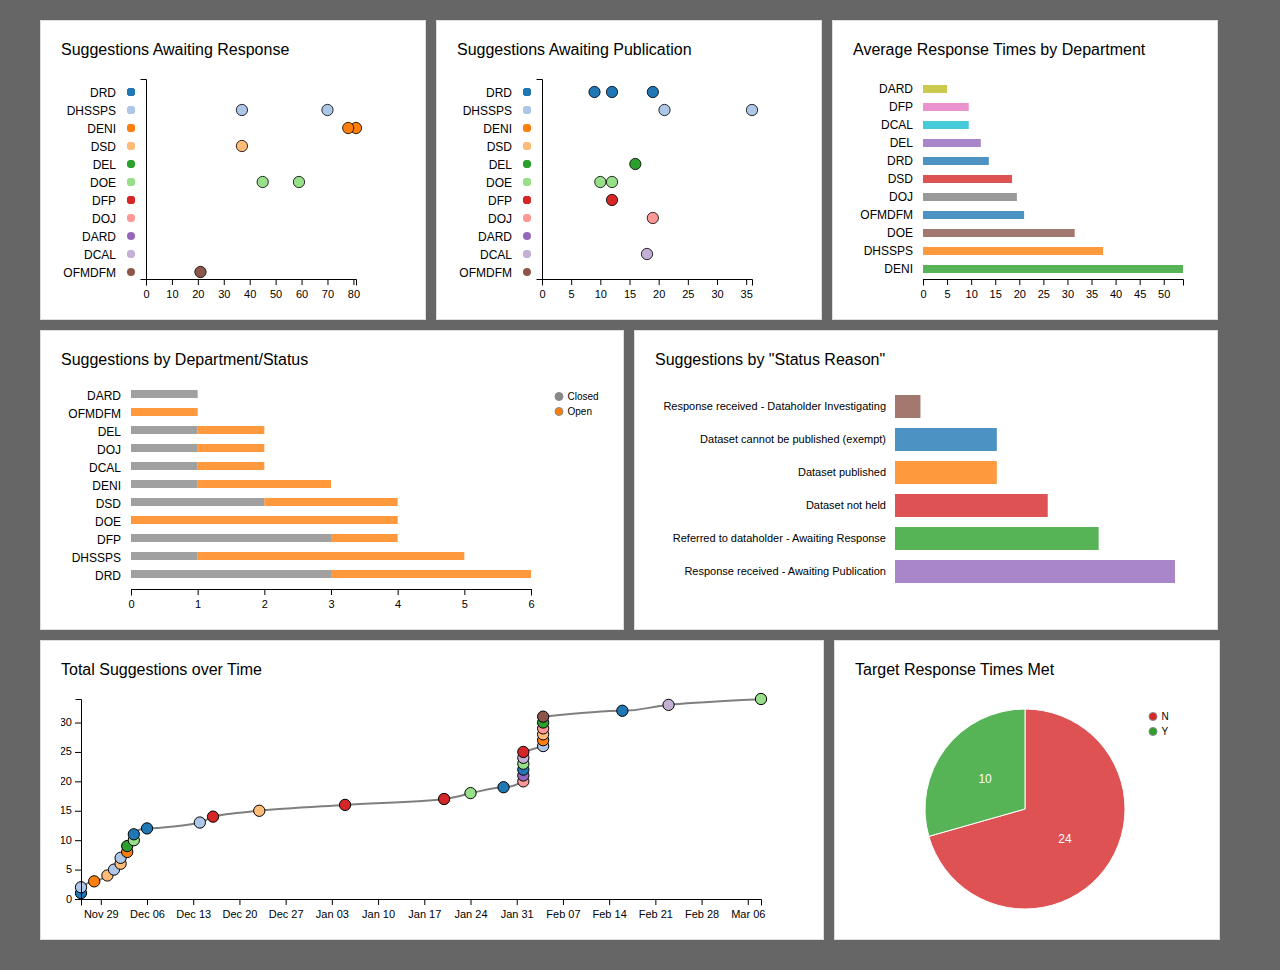
<file: index.html>
<html>

<link href="css/styles.css" rel="stylesheet">

<script src="js/vendor/d3.v3.min.js"></script>
<script src="js/vendor/vega.js"></script>
<script src="js/vendor/jquery-2.1.4.min.js"></script>


<div id="dashboard">
  <div class="viz">
    <h1>Suggestions Awaiting Response</h1>
    <div id="awaitingResponse"></div>
  </div>

  <div class="viz">
    <h1>Suggestions Awaiting Publication</h1>
    <div id="awaitingPublication"></div>
  </div> 
  
  <div class="viz">
    <h1>Average Response Times by Department</h1>
    <div id="responsive"></div>
  </div>

  <div class="viz medium">
    <h1>Suggestions by Department/Status</h1>
    <div id="allSuggestions"></div>
  </div>
 
  <div class="viz medium">
    <h1>Suggestions by "Status Reason"</h1>
    <div id="statusBar"></div>
  </div>
  
  <div class="viz large">
    <h1>Total Suggestions over Time</h1>
    <div id="timeSuggestions"></div>
  </div>
    
  <div class="viz">
    <h1>Target Response Times Met</h1>
    <div id="deadlinePi"></div>
  </div>
  
</div>

<div id="tooltip"></div>

<script src="js/doAwaitingResponse.js"></script>
<script src="js/doAwaitingPublication.js"></script>
<script src="js/doResponsive.js"></script>
<script src="js/doAllSuggestions.js"></script>
<script src="js/doTimeSuggestions.js"></script>
<script src="js/doStatusBar.js"></script>
<script src="js/doDeadlinePi.js"></script>

<script type="text/javascript">
  $(document).bind('mousemove', function (e) {
    $('#tooltip').css({
      "left": e.pageX + 20,
      "top": e.pageY
    });
  });
</script>

</html>
</file>
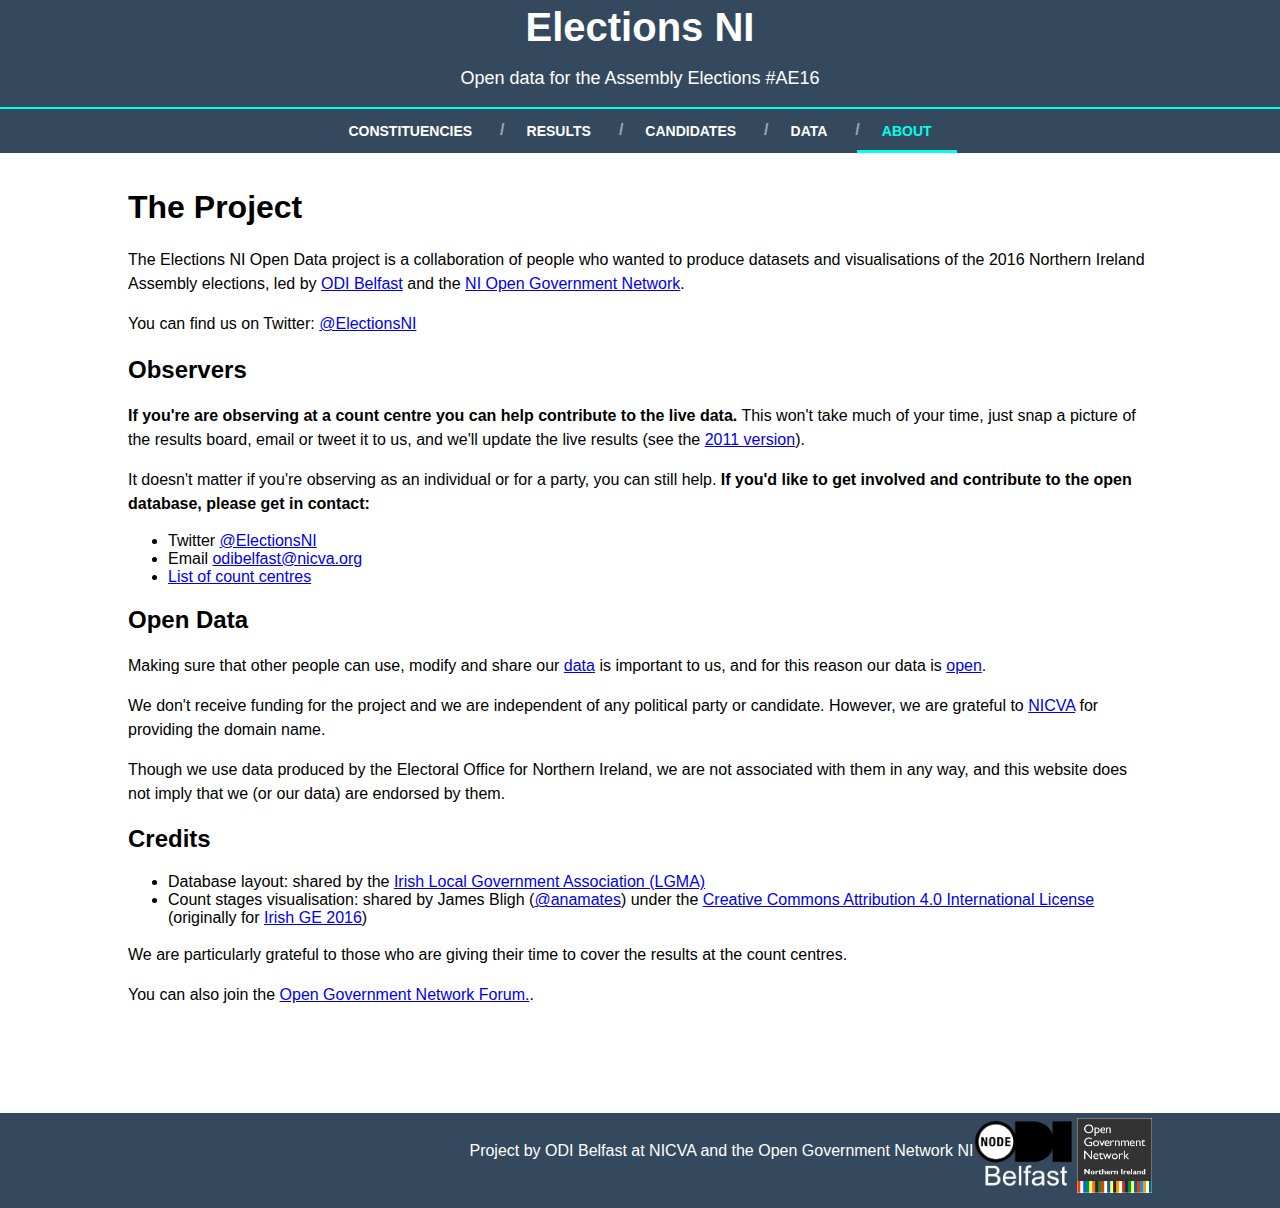
<file: electionsni/about.html>
<!DOCTYPE html>
<html>
<head>
    <title>Northern Ireland Elections Open Data</title>
    <meta charset="utf-8" />
	<meta name="viewport" content="width=device-width, initial-scale=1">
	<link rel="stylesheet" type="text/css" href="./website/css/style.css" media="screen, handheld" />
	<link rel="stylesheet" type="text/css" href="./website/css/enhanced.css" media="screen  and (min-width: 60.5em)" />
		<!--[if (lt IE 9)&(!IEMobile)]>
		<link rel="stylesheet" type="text/css" href="enhanced.css" />
		<![endif]-->
</head>
<style>

</style>
<body>
	<header> 
		<h1><a href = "/index.html">Elections NI</a></h1>
		<p>Open data for the Assembly Elections #AE16<p>
	</header>
	<div id='cssmenu'>
		<ul>
			<li><a href='index.html'><span>Constituencies</span></a></li>
			<li><a href='results.html'><span>Results</span></a></li>
			<li><a href='candidates.html'><span>Candidates</span></a></li>
			<li><a href='data.html'><span>Data</span></a></li>
			<li class='active last'><a href='about.html'><span>About</span></a></li>
	</ul>
	</div>
	<div class="content">
		<h1>The Project</h1>
		<p>The Elections NI Open Data project is a collaboration of people who wanted to produce datasets and visualisations of the 2016 Northern Ireland Assembly elections, led by <a href="http://belfast.theodi.org" target="_blank" title="External Link">ODI Belfast</a> and the <a href="http://www.opengovernment.org.uk/about/ni-ogn/" target="_blank" title="External Link">NI Open Government Network</a>.</p>
        <p>You can find us on Twitter: <a href="http://twitter.com/electionsni" target="_blank">@ElectionsNI</a></p>
		<h2>Observers</h2>
		<p><b>If you're are observing at a count centre you can help contribute to the live data.</b> This won't take much of your time, just snap a picture of the results board, email or tweet it to us, and we'll update the live results (see the <a href="/results">2011 version</a>).</p>
		<p>It doesn't matter if you're observing as an individual or for a party, you can still help. <b>If you'd like to get involved and contribute to the open database, please get in contact:</b><p>
		<ul>
			<li>Twitter <a href="http://twitter.com/ElectionsNI" title="External Link" target="_blank">@ElectionsNI</a></li>
			<li>Email <a href="mailto:odibelfast@nicva.org?Subject=Elections%20NI%20-%20How%20can%20I%20help?" target="_top">odibelfast@nicva.org</a></li>
			<li><a href="http://www.eoni.org.uk/getmedia/1da8a0ab-5d3a-48fd-b2fa-426c92badb21/Count-Venues_1" target="_blank">List of count centres</a></li>
		</ul>
		<h2>Open Data</h2>
		<p>Making sure that other people can use, modify and share our <a href="/data">data</a> is important to us, and for this reason our data is <a href="http://opendefinition.org/" target="_blank" title="External Link">open</a>.</p>
		<p>We don't receive funding for the project and we are independent of any political party or candidate. However, we are grateful to <a href="http://www.nicva.org" target="_blank" title="External Link">NICVA</a> for providing the domain name.</p>
		<p>Though we use data produced by the Electoral Office for Northern Ireland, we are not associated with them in any way, and this website does not imply that we (or our data) are endorsed by them.</p>
		<h2>Credits</h2>
		<ul>
			<li>Database layout: shared by the <a href="http://www.lgma.ie/en" target="_blank" title="External Link">Irish Local Government Association (LGMA)</a></li>
			<li>Count stages visualisation: shared by James Bligh (<a href="http://twitter.com/anamates" target="_blank" title="External Link">@anamates</a>) under the <a href="http://creativecommons.org/licenses/by/4.0" target="_blank" title="External Link">Creative Commons Attribution 4.0 International License</a> (originally for <a href="http://www.clairebyrne.ie/counts/" target="_blank" title="External Link">Irish GE 2016</a>)</li>
		</ul>
		<p>We are particularly grateful to those who are giving their time to cover the results at the count centres.</p>
		<p>You can also join the <a href="http://forum.opengovernment.org.uk/groups/opengovni#landing-tab" target="_blank" title="External Link">Open Government Network Forum.</a>.</p>
	</div>
    <div id="footer">Project by <a href="http://belfast.theodi.org">ODI Belfast</a> at <a href="http://www.nicva.org">NICVA</a> and the <a href="http://www.opengovernment.org.uk/about/ni-ogn/">Open Government Network NI</a><a href="http://belfast.theodi.org"><img src="./website/image/odibelfast500.png" height="75px" align="middle"></a><a href="http://www.opengovernment.org.uk/about/ni-ogn/"><img src="./website/image/ognni500.png" height="75px" align="middle"></a></div>
</body>
</html>
</file>
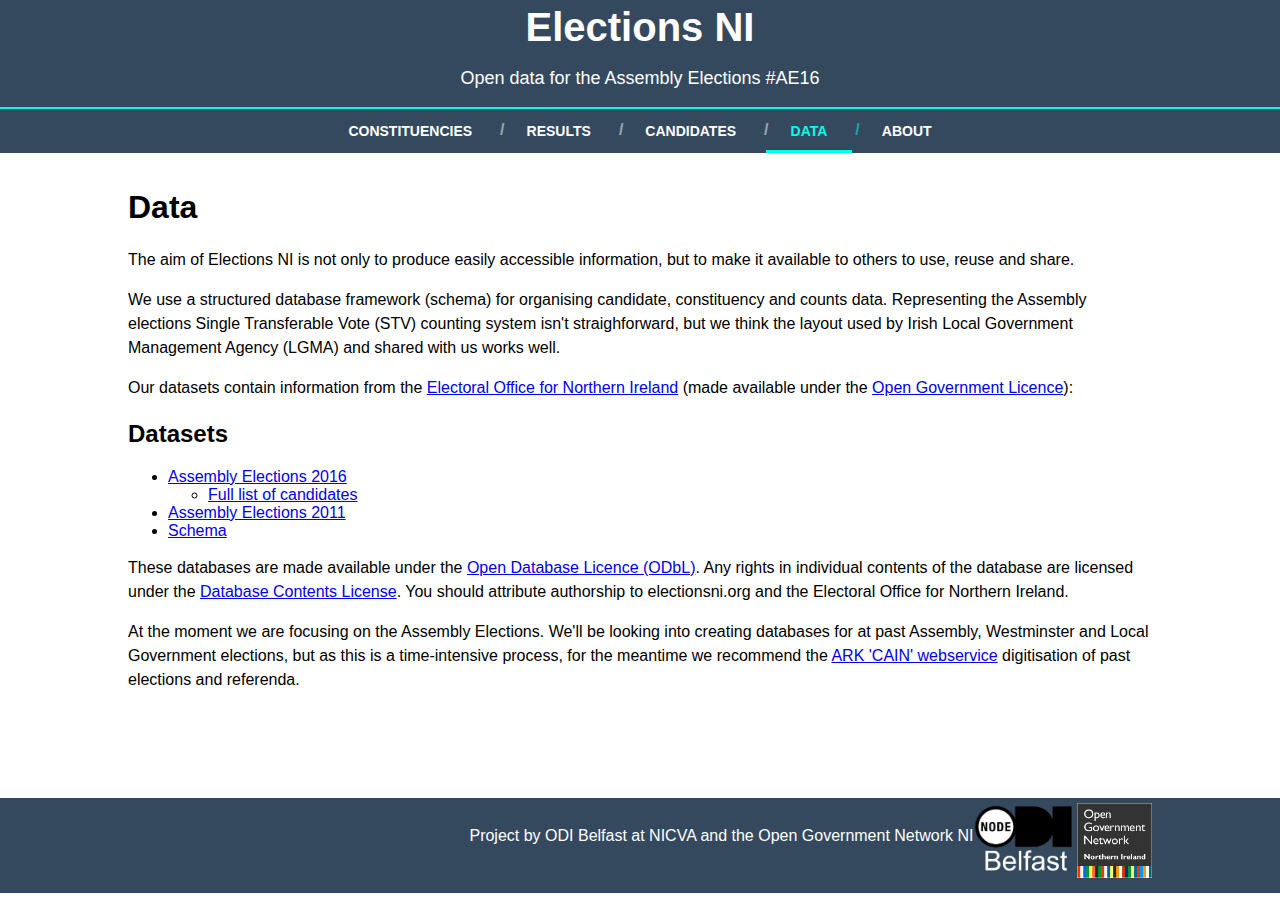
<file: electionsni/data.html>
<!DOCTYPE html>
<html>
<head>
    <title>Northern Ireland Elections Open Data</title>
    <meta charset="utf-8" />
	<meta name="viewport" content="width=device-width, initial-scale=1">
	<link rel="stylesheet" type="text/css" href="./website/css/style.css" media="screen, handheld" />
	<link rel="stylesheet" type="text/css" href="./website/css/enhanced.css" media="screen  and (min-width: 60.5em)" />
		<!--[if (lt IE 9)&(!IEMobile)]>
		<link rel="stylesheet" type="text/css" href="enhanced.css" />
		<![endif]-->
</head>
<style>

</style>
<body>

	<header> 
		<h1><a href = "/index.html">Elections NI</a></h1>
		<p>Open data for the Assembly Elections #AE16<p>
	</header>
	<div id='cssmenu'>
		<ul>
			<li><a href='index.html'><span>Constituencies</span></a></li>
			<li><a href='results.html'><span>Results</span></a></li>
			<li><a href='candidates.html'><span>Candidates</span></a></li>
			<li class='active'><a href='data.html'><span>Data</span></a></li>
			<li class='last'><a href='about.html'><span>About</span></a></li>
	</ul>
	</div>
	<div class="content">
		<h1>Data</h1>
		<p>The aim of Elections NI is not only to produce easily accessible information, but to make it available to others to use, reuse and share.</p>
		<p>We use a structured database framework (schema) for organising candidate, constituency and counts data. Representing the Assembly elections Single Transferable Vote (STV) counting system isn't straighforward, but we think the layout used by Irish Local Government Management Agency (LGMA) and shared with us works well.</p>
		<p>Our datasets contain information from the <a href="http://www.eoni.org.uk/" target="_blank" title="External Link">Electoral Office for Northern Ireland</a> (made available under the <a href="http://www.nationalarchives.gov.uk/information-management/re-using-public-sector-information/licensing-for-re-use/what-ogl-covers/" target="_blank" title="External Link">Open Government Licence</a>):</p>
		<h2>Datasets</h2>
		<p><ul>
			<li><a href="/2016/data.html">Assembly Elections 2016</a></li>
				<ul><li><a href="/2016/NI/full-candidates-list.csv">Full list of candidates</li></ul>
			<li><a href="/2011/data.html">Assembly Elections 2011</a></li>
			<li><a href="https://github.com/NICVA/electionsni/blob/master/schema.md" target="_blank" title="External Link">Schema</a></li>
		</ul></p>
		<p>These databases are made available under the <a href="http://opendatacommons.org/licenses/odbl/summary/">Open Database Licence (ODbL)</a>. Any rights in individual contents of the database are licensed under the <a href="http://opendatacommons.org/licenses/dbcl/1.0/">Database Contents License</a>. You should attribute authorship to electionsni.org and the Electoral Office for Northern Ireland.</p>
		<p>At the moment we are focusing on the Assembly Elections. We'll be looking into creating databases for at past Assembly, Westminster and Local Government elections, but as this is a time-intensive process, for the meantime we recommend the <a href="http://cain.ulst.ac.uk/issues/politics/election/elect.htm" target="_blank" title="External Link">ARK 'CAIN' webservice</a> digitisation of past elections and referenda.</p>
	</div>
    <div id="footer">
            Project by <a href="http://belfast.theodi.org">ODI Belfast</a> at <a href="http://www.nicva.org">NICVA</a> and the <a href="http://www.opengovernment.org.uk/about/ni-ogn/">Open Government Network NI</a><a href="http://belfast.theodi.org"><img src="./website/image/odibelfast500.png" height="75px" align="middle"></a><a href="http://www.opengovernment.org.uk/about/ni-ogn/"><img src="./website/image/ognni500.png" height="75px" align="middle"></a>
    </div>

</body>
</html>
</file>
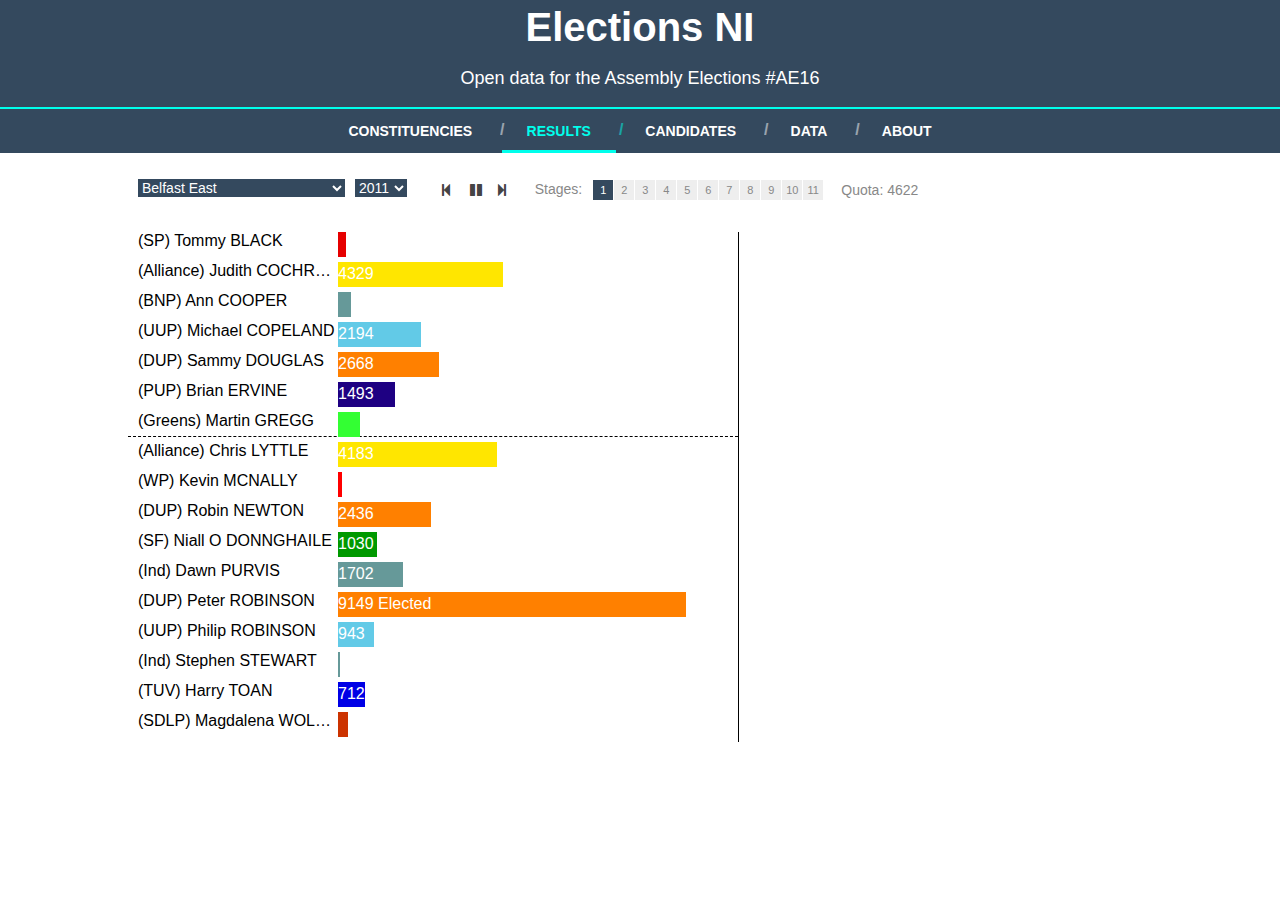
<file: electionsni/stages.html>
<!DOCTYPE HTML>
<html>

<head>
    <meta charset='utf-8'>
    <script src="http://code.jquery.com/jquery-1.11.0.min.js"></script>
    <script src="website/js/stages.js"></script>

<!--    <link rel="stylesheet" href="https://maxcdn.bootstrapcdn.com/font-awesome/4.6.1/css/font-awesome.min.css">-->
    <link rel="stylesheet" href="website/css/font-awesome.min.css">
    <link rel="stylesheet" type="text/css" href="website/css/stages.css">
    <link rel="stylesheet" type="text/css" href="website/css/style.css" media="screen, handheld" />
    <link rel="stylesheet" type="text/css" href="website/css/enhanced.css" media="screen  and (min-width: 60.5em)" />
    <!--[if (lt IE 9)&(!IEMobile)]>
		<link rel="stylesheet" type="text/css" href="enhanced.css" />
		<![endif]-->
</head>

<body>
    
	<header> 
		<h1><a href = "/index.html">Elections NI</a></h1>
		<p>Open data for the Assembly Elections #AE16<p>
	</header>
	<div id='cssmenu'>
        <ul>
            <li><a href='index.html'><span>Constituencies</span></a></li>
            <li class='active'><a href='results.html'><span>Results</span></a></li>
            <li><a href='candidates.html'><span>Candidates</span></a></li>
            <li><a href='data.html'><span>Data</span></a></li>
            <li class='last'><a href='about.html'><span>About</span></a></li>
        </ul>
    </div>

	<div class="content">
        <div id="menuBar">
            <select id="constituencySelect">
            </select>
            <select id="yearSelect">
                <option>2011</option>
                <option>2016</option>
            </select>
            <div id="controls">
                <a href="#Again" id="again" class="fa fa-step-backward"></a>
                <a href="#Pause" id="pause-replay" class="fa fa-pause"></a>
                <a href="#Next" id="step" class="fa fa-step-forward"></a>
            </div>
            <div id="stageNumbers"></div>
            <div id="quota"></div>
        </div>

        <div id="animation"></div>
    </div>

</body>
    
    <script>
        var year = $("#yearSelect :selected").text();
        $.getJSON(year + "/NI/all-constituency-info.json", function(data) {
            var constituencies = data.Constituencies;
            var constituencySelect = $("#constituencySelect");
            $.each(constituencies, function(i, constituency){
                var name = constituency.Constituency_Name;
                var folder = name.toLowerCase().replace(" and ","-").replace(/\s/,"-");
                $(constituencySelect).append($("<option/>").val(folder).text(name))
            })
            constituencySelect.change(function() {
                var constituencyFolder = $("#constituencySelect :selected").val();
                var year = $("#yearSelect :selected").text();                
                animateStages(year, constituencyFolder);
            })
            var constituencyFolder = $("#constituencySelect :selected").val();
            var year = $("#yearSelect :selected").text(); 
            animateStages(year,constituencyFolder);
        })
    </script>

    
</html>
</file>
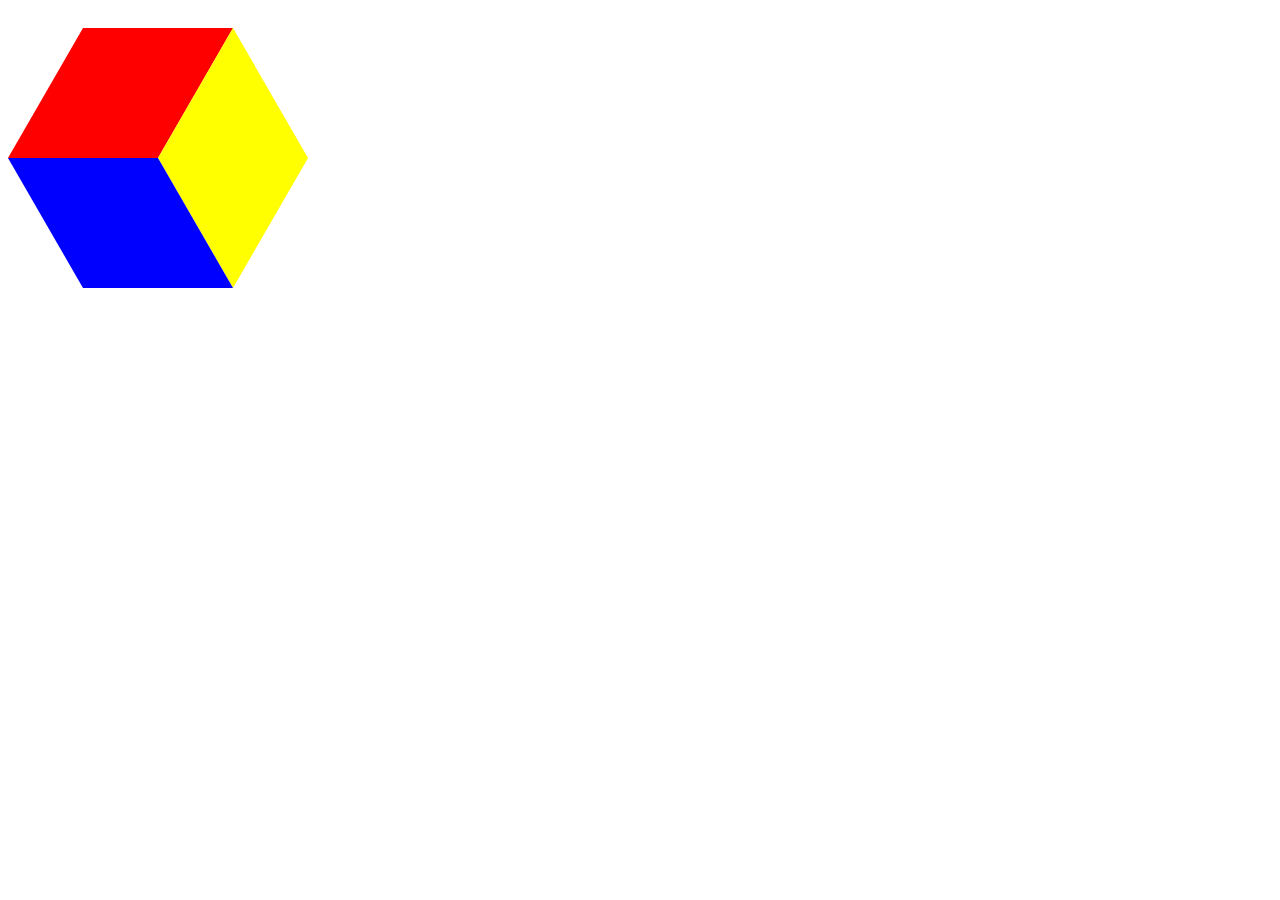
<file: electionsni/website/iconsvg.html>
<!DOCTYPE html>
<html>
<body>

<svg width="100%" height="500px">
  <polygon fill="red"
            points="0,150 150,150 225,20 75,20" />
  <polygon fill="yellow"
            points="225,20 150,150 225,280 300,150" />
  <polygon fill="blue"
            points="225,280 150,150 0,150 75,280" />
</svg>

</body>
</html>
</file>
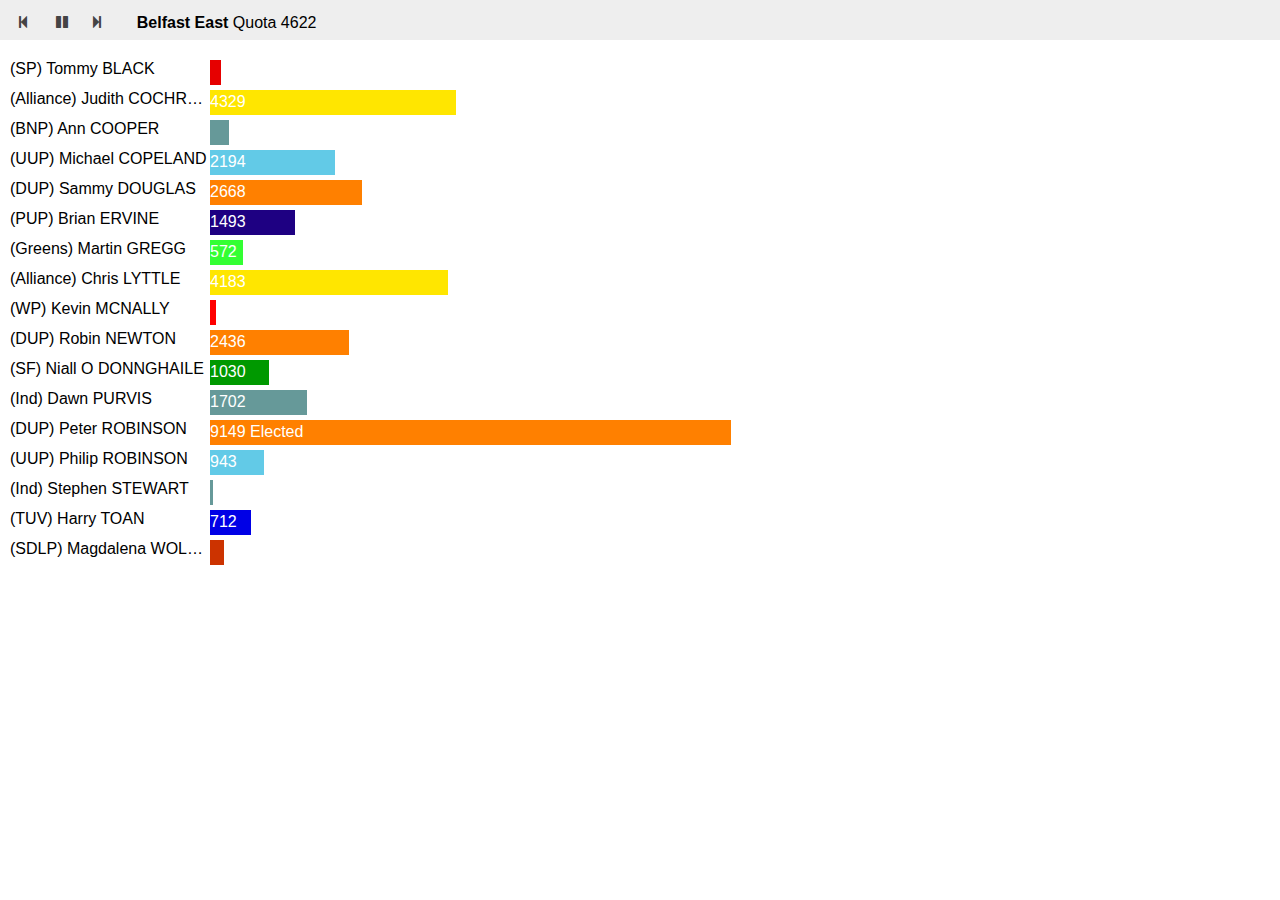
<file: electionsni/2011/constituency/belfast-east/stages.html>
<!DOCTYPE HTML>
<html>

<head>
    <meta charset='utf-8'>
    <script src="http://code.jquery.com/jquery-1.11.0.min.js"></script>

<!--    <link rel="stylesheet" href="https://maxcdn.bootstrapcdn.com/font-awesome/4.6.1/css/font-awesome.min.css">-->
    <link rel="stylesheet" href="../../../../electionsni/website/css/font-awesome.min.css">

    <link rel="stylesheet" type="text/css" href="stages.css">

    <link rel="stylesheet" type="text/css" href="../../../../electionsni/website/css/style.css" media="screen, handheld" />
    <link rel="stylesheet" type="text/css" href="../../../../electionsni/website/css/enhanced.css" media="screen  and (min-width: 60.5em)" />
    <!--[if (lt IE 9)&(!IEMobile)]>
		<link rel="stylesheet" type="text/css" href="enhanced.css" />
		<![endif]-->
</head>

<body>

    <div id="menuBar">
        <div id="controls">
            <a href="#Again" id="again" class="fa fa-step-backward"></a>
            <a href="#Pause" id="pause-replay" class="fa fa-pause"></a>
            <a href="#Next" id="step" class="fa fa-step-forward"></a>
        </div>
        <div id="stageNumbers"></div>
        <div id="constituency">
            <b><span id="constituency-span"></span></b> Quota <span id="quota-span"></span>
        </div>
    </div>
    
    <div id="animation">
        <div id="thepost"></div>
        <div id="theline"></div>
    </div>

</body>

    <script src="stages.js"></script>
    
</html>
</file>
<file: css/styles.css>
#tooltip {
  display: none;
  position: absolute;
  float: left;
  background-color: #444;
  padding: 10px;
/*  border-radius: 3px;*/
  z-index: 1000;
  font-size: 80%;
  color: #fff;
/*  border: 1px solid #fff;*/
  font-family: sans-serif;
/*  max-width: 200px;*/
  line-height: 16px;
}

body {
  background: #666;
}

#dashboard {
  overflow: auto;
  width: 1200px;
  margin: 20px auto;
}

.viz {
  background: #fff;
  border: 1px solid #ddd;
  float: left;
  padding: 20px;
  margin-right: 10px;
  margin-bottom: 10px;
  width: calc(33% - 52px);
}

.large {
  width: calc(66% - 50px);
}
.medium {
  width: calc(50% - 58px);
}
.small {
  width: calc(33% - 52px);
}

.viz h1 {
  font-family: sans-serif;
  margin: 0px 0px 10px;
  font-size: 16px;
  font-weight: normal;
}
</file>
<file: electionsni/website/css/style.css>
body {
	font-family: Arial, Helvetica, sans-serif;
	margin: 0px 0 0 0;
}
#wrap {
    min-height:100%;
}
header {
    background: #34495e;
	color: white;
    text-align: left;
	border-bottom: 1px solid #00FFEC;
	padding: 1px 0 0 0;
}
header h1 {
    font-size: 24px;
    padding-left: 15px;
    margin: 0 0 0 0px;
}
header a {
    color: white;
    text-decoration: none;
}
header a:hover {
    color: #00FFEC;
    -webkit-transition: color .5s;
    -moz-transition: color .5s;
    -ms-transition: color .5s;
    -o-transition: color .5s;
    transition: color .5s;
}
header p {
    font-size: 12px;
    text-align: left;
    padding-left: 15px;
}
.content {
    padding: 15px; 
}
.content p {
	line-height: 1.5;
}
#footer {
    clear:both;
    background-color: #34495e;
    color: white;
    margin-top: 15px;
    padding: 15px;
    text-align: right;
}
#footer a {
    color: white;
    text-decoration: none;
}
#footer a:hover {
    color: #00FFEC;
}
#year{
	margin: 5px 0 0 0;
}
#map{
	height: 400px;
	margin: auto;
	width: 100%;
	padding-top: 10px;
}
.candidate {
	padding: 4px;
}
.info {
    padding: 6px 8px;
    font: 14px/16px Arial, Helvetica, sans-serif;
    background: white;
    background: rgba(255,255,255,0.8);
    box-shadow: 0 0 15px rgba(0,0,0,0.2);
    border-radius: 5px;
}
.info h4 {
    margin: 0 0 5px;
    color: #777;
}

.Alliance-Party_label:before{
	 content: "(Alliance) ";
}
.Social-Democratic-and-Labour-Party_label:before{
     content: "(SDLP) ";
}
.Ulster-Unionist-Party_label:before {
     content: "(UUP) ";
}
.Sinn-Fein_label:before {
     content: "(SF) ";
}
.Green-Party_label:before{
     content: "(Greens) ";
}
.Democratic-Unionist-Party_label:before{
     content: "(DUP) ";
}
.Traditional-Unionist-Voice_label:before{
     content: "(TUV) ";
}
.Workers-Party_label:before{
	 content: "(WP) ";
}
.UK-Independence-Party_label:before{
	 content: "(UKIP) ";
}
.Progressive-Unionist-Party_label:before{
	 content: "(PUP) ";
}
.Socialist-Party_label:before{
	 content: "(SP) ";
}
.NI21_label:before{
	 content: "(NI21) ";
}
.Procapitalism_label:before{
	 content: "(CAP) ";
}
.NI-Conservatives_label:before{
	 content: "(CON) ";
}
.British-Nationalist-Party_label:before{
	 content: "(BNP) ";
}
.People-Before-Profit-Alliance_label:before{
	 content: "(PBP) ";
}
.Independent_label:before{
	 content: "(Ind) ";
}
.Cannabis-Is-Safer-Than-Alcohol_label:before{
	 content: "(CISTA) ";
}
.Labour-Alternative_label:before{
	 content: "(LABALT) ";
}
.South-Belfast-Unionists_label:before{
	 content: "(SBU) ";
}
.NI-Labour-Representation-Committee_label:before{
	 content: "(LRC) ";
}
.Northern-Ireland-First_label:before{
	 content: "(NIF) ";
}
.Cross-Community-Labour-Alternative_label:before{
	 content: "(CCLAB) ";
}
.Democracy-First_label:before{
	 content: "(DF) ";
}
.Animal-Welfare-Party_label:before{
	 content: "(AWP) ";
}

.tooltip {
    position: relative;
    display: inline-block;
    border-bottom: 0.5px dotted black;
    padding: 5px 0 0 25px;
}

.tooltip .tooltiptext {
    visibility: hidden;
    width: 200px;
    background-color: black;
    color: #fff;
    text-align: center;
    border-radius: 6px;
    padding: 5px 0;

    /* Position the tooltip */
    position: absolute;
    z-index: 1;
}

.tooltip:hover .tooltiptext {
    visibility: visible;
}
	
.votes{
    height:25px;
    width:0px;
    position:absolute;
    fill:#669999; background:#669999; color:#fff; // Default colours for independents, non-specified parties
    overflow:hidden;
    white-space:nowrap;
    text-overflow:ellipsis;
    color:white;
    padding-top:3px;
    box-sizing:border-box;
}

.candidateLabel{
    height:25px;
    width:200px;
    position:absolute;
    overflow:hidden;
    white-space: nowrap;
    text-overflow:ellipsis;
}

.Elected{
	font-weight:bold;
}

.votes:before{content: " ";}

.Social-Democratic-and-Labour-Party{fill:#cc3300!important; background:#cc3300!important; color:#fff}
.Traditional-Unionist-Voice{fill:#0000e6!important; background:#0000e6!important; color:#fff}
.Green-Party{fill:#33ff33!important; background:#33ff33!important; color:#fff}
.Sinn-Fein{fill:#009900!important; background:#009900!important; color:#fff}
.Ulster-Unionist-Party{fill:#62cae7!important; background:#62cae7!important; color:#fff}
.Alliance-Party{fill:#ffe600!important; background:#ffe600!important; color:#fff}
.Democratic-Unionist-Party{fill:#ff8000!important; background:#ff8000!important; color:#fff}
.Workers-Party{fill:#ff0000!important; background:#ff0000!important; color:#fff}
.Independent{fill:#669999!important; background:#669999!important; color:#fff}
.Socialist-Party{fill:#e60000!important; background:#e60000!important; color:#fff}
.UK-Independence-Party{fill:#cc00cc!important; background:#cc00cc!important; color:#fff}
.People-Before-Profit-Alliance{fill:#ff3399!important; background:#ff3399!important; color:#fff}
.Independent{fill:#669999!important; background:#669999!important; color:#fff}
.Progressive-Unionist-Party{fill:#1e0082!important; background:#1e0082!important; color:#fff}
.NI21{fill:#581845!important; background:#581845!important; color:#fff}
.Procapitalism{fill:#f633ff!important; background:#f633ff!important; color:#fff}
.NI-Conservatives{fill:#362da7!important; background:#362da7!important; color:#fff}
.Labour-Alternative{fill:#ca0000!important; background:#ca0000!important; color:#fff}
.South-Belfast-Unionists{fill:#9195FF!important; background:#9195FF!important; color:#fff}
.NI-Labour-Representation-Committee{fill:#800000!important; background:#800000!important; color:#fff}
.Northern-Ireland-First{fill:#b3d71d!important; background:#b3d71d!important; color:#fff}
.Cross-Community-Labour-Alternative{fill:#ce1d4d!important; background:#ce1d4d!important; color:#fff}
.Democracy-First{fill:#d7761d!important; background:#d7761d!important; color:#fff}
.Animal-Welfare-Party{fill:#ce1d99!important; background:#ce1d99!important; color:#fff}

#constituency{
    position:absolute;
	margin-left:600px;
	top:10px;
}

#controls{
    display:inline-block;
    margin-left:250px;
}

#cssmenu {
  background: #34495e;
  width: auto;
  text-align: center;
}
#cssmenu ul {
  list-style: none;
  margin: 0;
  padding: 0;
  line-height: 1;
  display: block;
  zoom: 1;
}
#cssmenu ul:after {
  content: " ";
  display: block;
  font-size: 0;
  height: 0;
  clear: both;
  visibility: hidden;
}
#cssmenu ul li {
  float: none;
  display: block;
  padding: 0;
  margin: 0;
}
#cssmenu.align-right ul li {
  float: right;
}
#cssmenu.align-center ul {
  text-align: center;
}
#cssmenu ul li a {
  width: 100%;
  -moz-box-sizing: border-box;
  -webkit-box-sizing: border-box;
  box-sizing: border-box;
  color: #ffffff;
  text-decoration: none;
  display: block;
  padding: 10px 20px;
  font-weight: 700;
  text-transform: uppercase;
  font-size: 14px;
  position: relative;
  -webkit-transition: color .25s;
  -moz-transition: color .25s;
  -ms-transition: color .25s;
  -o-transition: color .25s;
  transition: color .25s;
}
#cssmenu ul li a:hover {
  color: #00FFEC;
}
#cssmenu ul li a:hover:before {
  width: 100%;
}
#cssmenu ul li a:after {
  content: "";
  display: none;
  position: absolute;
  right: -3px;
  top: 19px;
  height: 6px;
  width: 6px;
  background: #ffffff;
  opacity: .5;
}
#cssmenu ul li a:before {
  content: "";
  display: none;
  position: absolute;
  left: 0;
  bottom: 0;
  height: 3px;
  width: 0;
  background: #333333;
  -webkit-transition: width .25s;
  -moz-transition: width .25s;
  -ms-transition: width .25s;
  -o-transition: width .25s;
  transition: width .25s;
}
#cssmenu ul li.last > a:after,
#cssmenu ul li:last-child > a:after {
  display: none;
}
#cssmenu ul li.active a {
  color: #00FFEC;
}
#cssmenu ul li.active a:before {
  width: 100%;
}
#cssmenu.align-right li.last > a:after,
#cssmenu.align-right li:last-child > a:after {
  display: block;
}
#cssmenu.align-right li:first-child a:after {
  display: none;
}
</file>
<file: electionsni/website/css/enhanced.css>
body {
	font-family: Arial, Helvetica, sans-serif;
	margin: 0 0 0 0px;
}
#wrap {
    min-height: 100%;
    position:relative;
}
header {
    background: #34495e;
	color: white;
    text-align: center;
	border-bottom: 2px solid #00FFEC;
	padding: 5px 0 0 0;
}
header h1 {
    font-size: 40px;
    padding: 0px;
}
header a {
    color: white;
    text-decoration: none;
}
header a:hover {
    color: #00FFEC;
    -webkit-transition: color .5s;
    -moz-transition: color .5s;
    -ms-transition: color .5s;
    -o-transition: color .5s;
    transition: color .5s;
}
header p {
    font-size: 18px;
    text-align: center;
    padding: 0px;
}
.content {
    margin: auto;
    width: 80%;
}
.content p {
	line-height: 1.5;
}
#footer {
    clear:both;
    background-color: #34495e;
    color: white;
    margin-top: 75px;
    padding-left: 10%;
    padding-right: 10%;
    padding-top: 5px;
    text-align: right;
}
#footer a {
    color: white;
    text-decoration: none;
}
#footer a:hover {
    color: #00FFEC;
}
#map{
	float: left;
	height: 425px;
	width: 900px;
	max-width: 50%;
	margin: 0 20px 20px 0;
}
#candidates {
	float: left;
	margin: auto;
	width: 300px;
    margin-bottom: 75px;
}
.candidate {
	padding: 4px;
}
.info {
    padding: 6px 8px;
    font: 14px/16px Arial, Helvetica, sans-serif;
    background: white;
    background: rgba(255,255,255,0.8);
    box-shadow: 0 0 15px rgba(0,0,0,0.2);
    border-radius: 5px;
}
.info h4 {
    margin: 0 0 5px;
    color: #777;
}

.Alliance-Party_label:before{
	 content: "(Alliance) ";
}
.Social-Democratic-and-Labour-Party_label:before{
     content: "(SDLP) ";
}
.Ulster-Unionist-Party_label:before {
     content: "(UUP) ";
}
.Sinn-Fein_label:before {
     content: "(SF) ";
}
.Green-Party_label:before{
     content: "(Greens) ";
}
.Democratic-Unionist-Party_label:before{
     content: "(DUP) ";
}
.Traditional-Unionist-Voice_label:before{
     content: "(TUV) ";
}
.Workers-Party_label:before{
	 content: "(WP) ";
}
.UK-Independence-Party_label:before{
	 content: "(UKIP) ";
}
.Progressive-Unionist-Party_label:before{
	 content: "(PUP) ";
}
.Socialist-Party_label:before{
	 content: "(SP) ";
}
.NI21_label:before{
	 content: "(NI21) ";
}
.Procapitalism_label:before{
	 content: "(CAP) ";
}
.NI-Conservatives_label:before{
	 content: "(CON) ";
}
.British-Nationalist-Party_label:before{
	 content: "(BNP) ";
}
.People-Before-Profit-Alliance_label:before{
	 content: "(PBP) ";
}
.Independent_label:before{
	 content: "(Ind) ";
}
.Cannabis-Is-Safer-Than-Alcohol_label:before{
	 content: "(CISTA) ";
}
.Labour-Alternative_label:before{
	 content: "(LABALT) ";
}
.South-Belfast-Unionists_label:before{
	 content: "(SBU) ";
}
.NI-Labour-Representation-Committee_label:before{
	 content: "(LRC) ";
}
.Northern-Ireland-First_label:before{
	 content: "(NIF) ";
}
.Cross-Community-Labour-Alternative_label:before{
	 content: "(CCLAB) ";
}
.Democracy-First_label:before{
	 content: "(DF) ";
}
.Animal-Welfare-Party_label:before{
	 content: "(AWP) ";
}

.tooltip {
    position: relative;
    display: inline-block;
    border-bottom: 0.5px dotted black;
    padding: 5px 0 0 25px;
}

.tooltip .tooltiptext {
    visibility: hidden;
    width: 200px;
    background-color: black;
    color: #fff;
    text-align: center;
    border-radius: 6px;
    padding: 5px 0;

    /* Position the tooltip */
    position: absolute;
    z-index: 1;
}

.tooltip:hover .tooltiptext {
    visibility: visible;
}

.votes{
    height:25px;
    width:0px;
    position:absolute;
    fill:#669999; background:#669999; color:#fff;  // Default colours for independents, non-specified parties
    overflow:hidden;
    white-space:nowrap;
    text-overflow:ellipsis;
    color:white;
    padding-top:3px;
    box-sizing:border-box;
}

.candidateLabel{
    height:25px;
    width:200px;
    position:absolute;
    overflow:hidden;
    white-space: nowrap;
    text-overflow:ellipsis;
}

.Elected{
	font-weight:bold;
}

.votes:before{content: " ";}

.Social-Democratic-and-Labour-Party{fill:#cc3300!important; background:#cc3300!important; color:#fff}
.Traditional-Unionist-Voice{fill:#0000e6!important; background:#0000e6!important; color:#fff}
.Green-Party{fill:#33ff33!important; background:#33ff33!important; color:#fff}
.Sinn-Fein{fill:#009900!important; background:#009900!important; color:#fff}
.Ulster-Unionist-Party{fill:#62cae7!important; background:#62cae7!important; color:#fff}
.Alliance-Party{fill:#ffe600!important; background:#ffe600!important; color:#fff}
.Democratic-Unionist-Party{fill:#ff8000!important; background:#ff8000!important; color:#fff}
.Workers-Party{fill:#ff0000!important; background:#ff0000!important; color:#fff}
.Independent{fill:#669999!important; background:#669999!important; color:#fff}
.Socialist-Party{fill:#e60000!important; background:#e60000!important; color:#fff}
.UK-Independence-Party{fill:#cc00cc!important; background:#cc00cc!important; color:#fff}
.People-Before-Profit-Alliance{fill:#ff3399!important; background:#ff3399!important; color:#fff}
.Independent{fill:#669999!important; background:#669999!important; color:#fff}
.Progressive-Unionist-Party{fill:#1e0082!important; background:#1e0082!important; color:#fff}
.NI21{fill:#581845!important; background:#581845!important; color:#fff}
.Procapitalism{fill:#f633ff!important; background:#f633ff!important; color:#fff}
.NI-Conservatives{fill:#362da7!important; background:#362da7!important; color:#fff}
.Labour-Alternative{fill:#ca0000!important; background:#ca0000!important; color:#fff}
.South-Belfast-Unionists{fill:#9195FF!important; background:#9195FF!important; color:#fff}
.NI-Labour-Representation-Committee{fill:#800000!important; background:#800000!important; color:#fff}
.Northern-Ireland-First{fill:#b3d71d!important; background:#b3d71d!important; color:#fff}
.Cross-Community-Labour-Alternative{fill:#ce1d4d!important; background:#ce1d4d!important; color:#fff}
.Democracy-First{fill:#d7761d!important; background:#d7761d!important; color:#fff}
.Animal-Welfare-Party{fill:#ce1d99!important; background:#ce1d99!important; color:#fff}

#constituency{
    position:absolute;
	margin-left:600px;
	top:10px;
}

#controls{
    display:inline-block;
    margin-left:250px;
}

#cssmenu {
  background: #34495e;
  width: auto;
  text-align: center;
}
#cssmenu ul {
  list-style: none;
  margin: 0;
  padding: 0;
  line-height: 1;
  display: block;
  zoom: 1;
}
#cssmenu ul:after {
  content: " ";
  display: block;
  font-size: 0;
  height: 0;
  clear: both;
  visibility: hidden;
}
#cssmenu ul li {
  display: inline-block;
  padding: 0;
  margin: 0;
}
#cssmenu.align-right ul li {
  float: right;
}
#cssmenu.align-center ul {
  text-align: center;
}
#cssmenu ul li a {
  color: #ffffff;
  text-decoration: none;
  display: block;
  padding: 15px 25px;
  font-weight: 700;
  text-transform: uppercase;
  font-size: 14px;
  position: relative;
  -webkit-transition: color .25s;
  -moz-transition: color .25s;
  -ms-transition: color .25s;
  -o-transition: color .25s;
  transition: color .25s;
}
#cssmenu ul li a:hover {
  color: #00FFEC;
}
#cssmenu ul li a:hover:before {
  width: 100%;
}
#cssmenu ul li a:after {
  content: "/";
  font-size: 16px;
  display: block;
  position: absolute;
  right: -3px;
  top: 13px;
  width: 0px;
  background: #ffffff;
  opacity: .5;
}
#cssmenu ul li a:before {
  content: "";
  display: block;
  position: absolute;
  left: 0;
  bottom: 0;
  height: 3px;
  width: 0;
  background: #00FFEC;
  -webkit-transition: width .25s;
  -moz-transition: width .25s;
  -ms-transition: width .25s;
  -o-transition: width .25s;
  transition: width .25s;
}
#cssmenu ul li.last > a:after,
#cssmenu ul li:last-child > a:after {
  display: none;
}
#cssmenu ul li.active a {
  color: #00FFEC;
}
#cssmenu ul li.active a:before {
  width: 100%;
}
#cssmenu.align-right li.last > a:after,
#cssmenu.align-right li:last-child > a:after {
  display: block;
}
#cssmenu.align-right li:first-child a:after {
  display: none;
}
</file>
<file: electionsni/website/css/stages.css>
#controls a {
    text-decoration: none;
    margin-top: 2px;
    margin-right: 4px;
    color: #444;
    width: 15px;
/*    background: #ddd;*/
    padding: 7px 0px 7px 5px;
    border-radius: 50%;
}

#controls {
    padding: 0px;
/*    background: #eee;*/
    margin: 2px 10px 0 20px !important;
    display: block !important;
    float: left;
    font-size: 14px;
}

#animation {
    position: relative;
}

#stageNumbers {
    padding: 8px;
    margin: 0 !important;
    float: left;
}

#stageNumbers:before {
    content: "Stages:";
    float: left;
    margin: 1px 10px 0 0;
    font-size: 14px;
    color: #888;
} 

.stageNumber {
    width: 20px;
    height: 20px;
    background: #eee;
    float: left;
    text-align: center;
    margin-left: 1px;
    color: #888;
    cursor: pointer;
}

.stageNumber.completed {
    color: white;
    background: #34495e;
}

.stageNumber.active {
    color: white;
    background: #34495e;
    -webkit-animation: pulsate 1s ease-out;
    -webkit-animation-iteration-count: infinite; 
}

.stageNumber p {
    margin: 0;
    vertical-align: middle;
    line-height: 20px !important;
    font-size: 11px;
}

@-webkit-keyframes pulsate {
    0% {color: #34495e;}
    50% {color: #fff;}
    100% {color: #34495e;}
}

#menuBar {
    overflow: auto;
    padding: 4px 10px;
}

#menuBar select {
    float: left;
    margin-right: 10px;
    font-size: 14px;
    border: 0px;
    margin-top: 7px;
    background: #34495e;
    color: white;
}

#quota {
    float: left !important;
    position: relative !important;
    margin-left: 10px !important;
    top: 10px;
    font-size: 14px;
    color: #888;
}

#thepost{
    width:1px;
    background-color:black;
    position:absolute;
    top:20px;
    height:0px;
}

#theline{
    border-top: 1px dashed black;
    position:absolute;
    top:193px;
    width:803px;
}
</file>
<file: electionsni/2011/constituency/belfast-east/stages.css>
#controls a {
    text-decoration: none;
    margin-top: 2px;
    margin-right: 4px;
    color: #444;
    width: 15px;
/*    background: #ddd;*/
    padding: 7px 5px 7px 9px;
    border-radius: 50%;
}

#controls {
    padding: 0px;
    background: #eee;
    margin: 2px 10px 0 0px !important;
    display: block !important;
    float: left;
    font-size: 14px;
}

#animation {
    position: relative;
}

#countMarkers {
    padding: 8px;
    margin: 0 !important;
    float: left;
}

#countMarkers:before {
    content: "Stages:";
    float: left;
    margin: 1px 10px 0 0;
    font-size: 14px;
    color: #888;
} 

.countMarker {
    width: 20px;
    height: 20px;
    background: #ddd;
    float: left;
    text-align: center;
    margin-left: 1px;
    color: #888;
    cursor: pointer;
}

.countMarker.completed {
    color: white;
    background: #4b9b4b;
}

.countMarker.active {
    color: white;
    background: #4b9b4b;
    -webkit-animation: pulsate 1s ease-out;
    -webkit-animation-iteration-count: infinite; 
}

.countMarker p {
    margin: 0;
    vertical-align: middle;
    line-height: 20px;
    font-size: 11px;
}

@-webkit-keyframes pulsate {
    0% {color: #4b9b4b;}
    50% {color: #fff;}
    100% {color: #4b9b4b;}
}

#menuBar {
    overflow: auto;
    background: #eee;
    padding: 4px 10px;
}

#theline {
    top: 193px !important;
}

#thepost {
    top: 20px !important;
}

#constituency {
    float: left !important;
    position: relative !important;
    margin-left: 10px !important;
    top: 10px;
}
</file>
